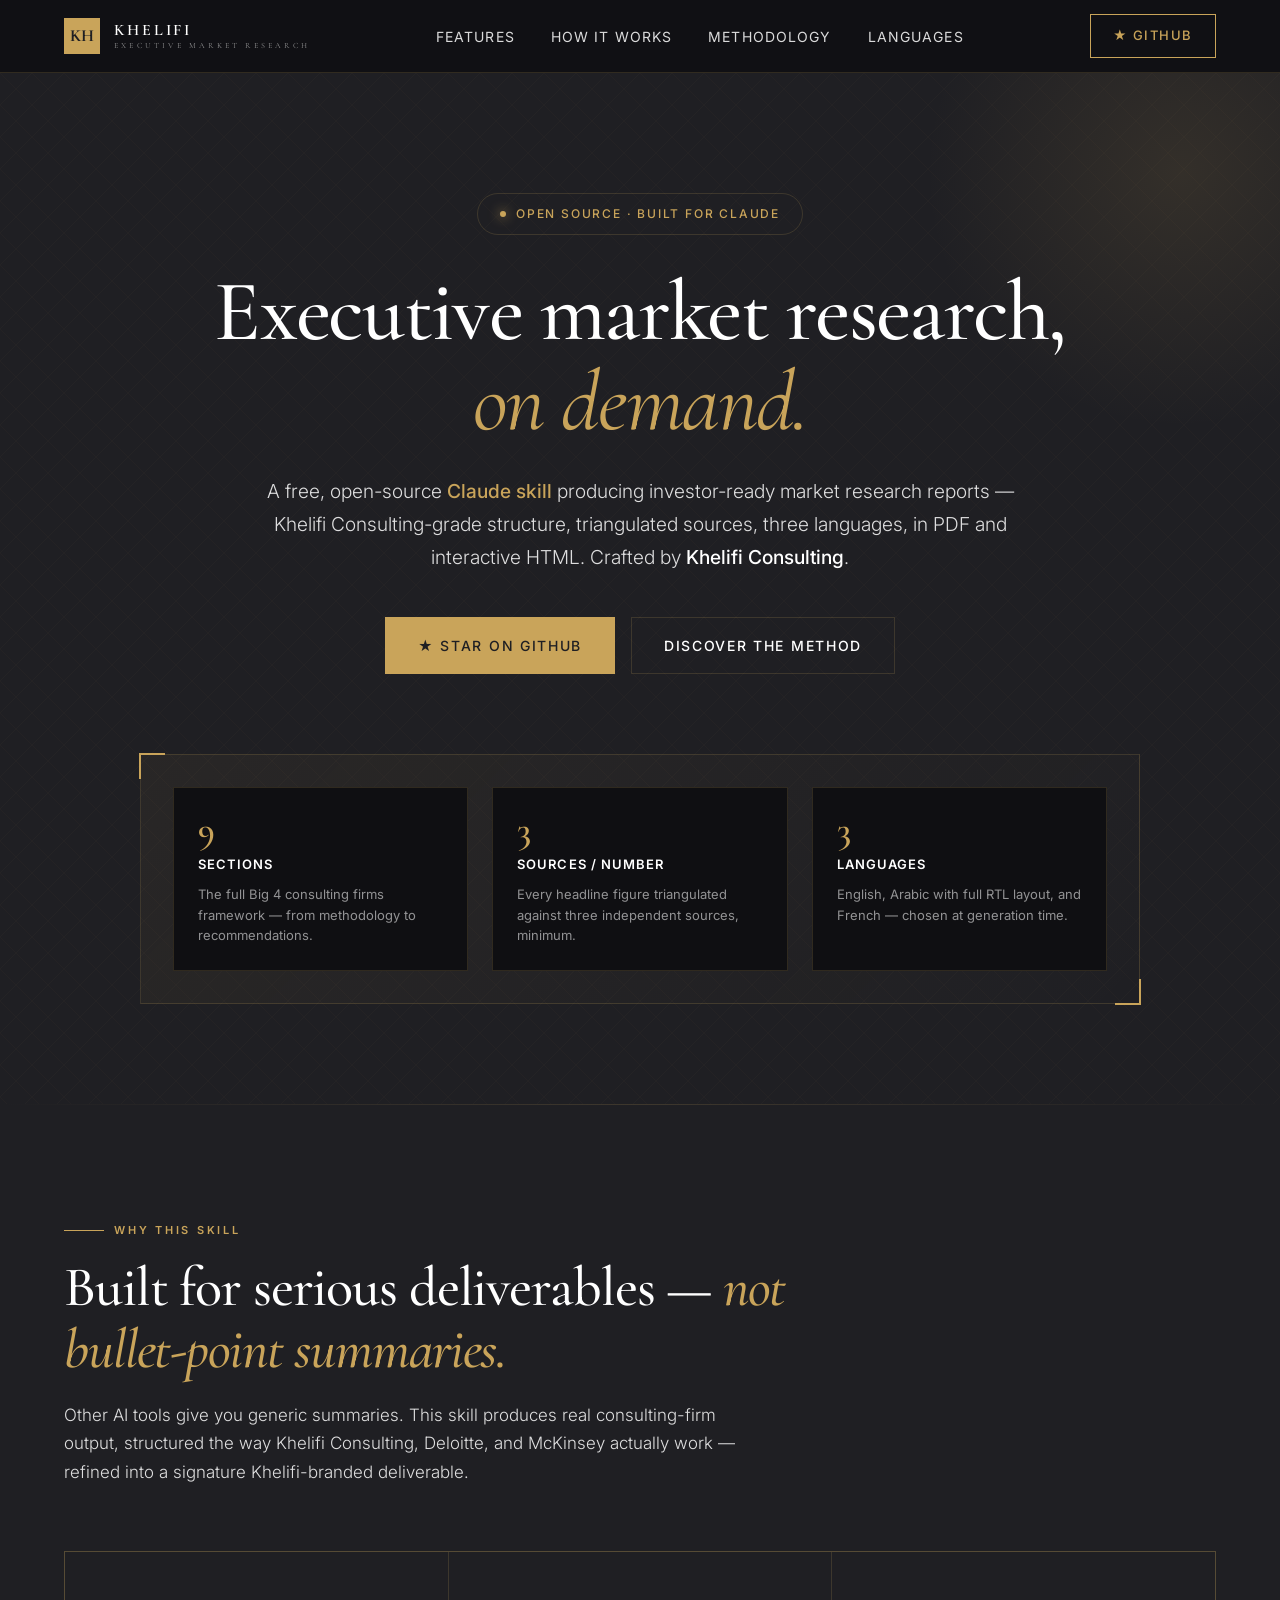
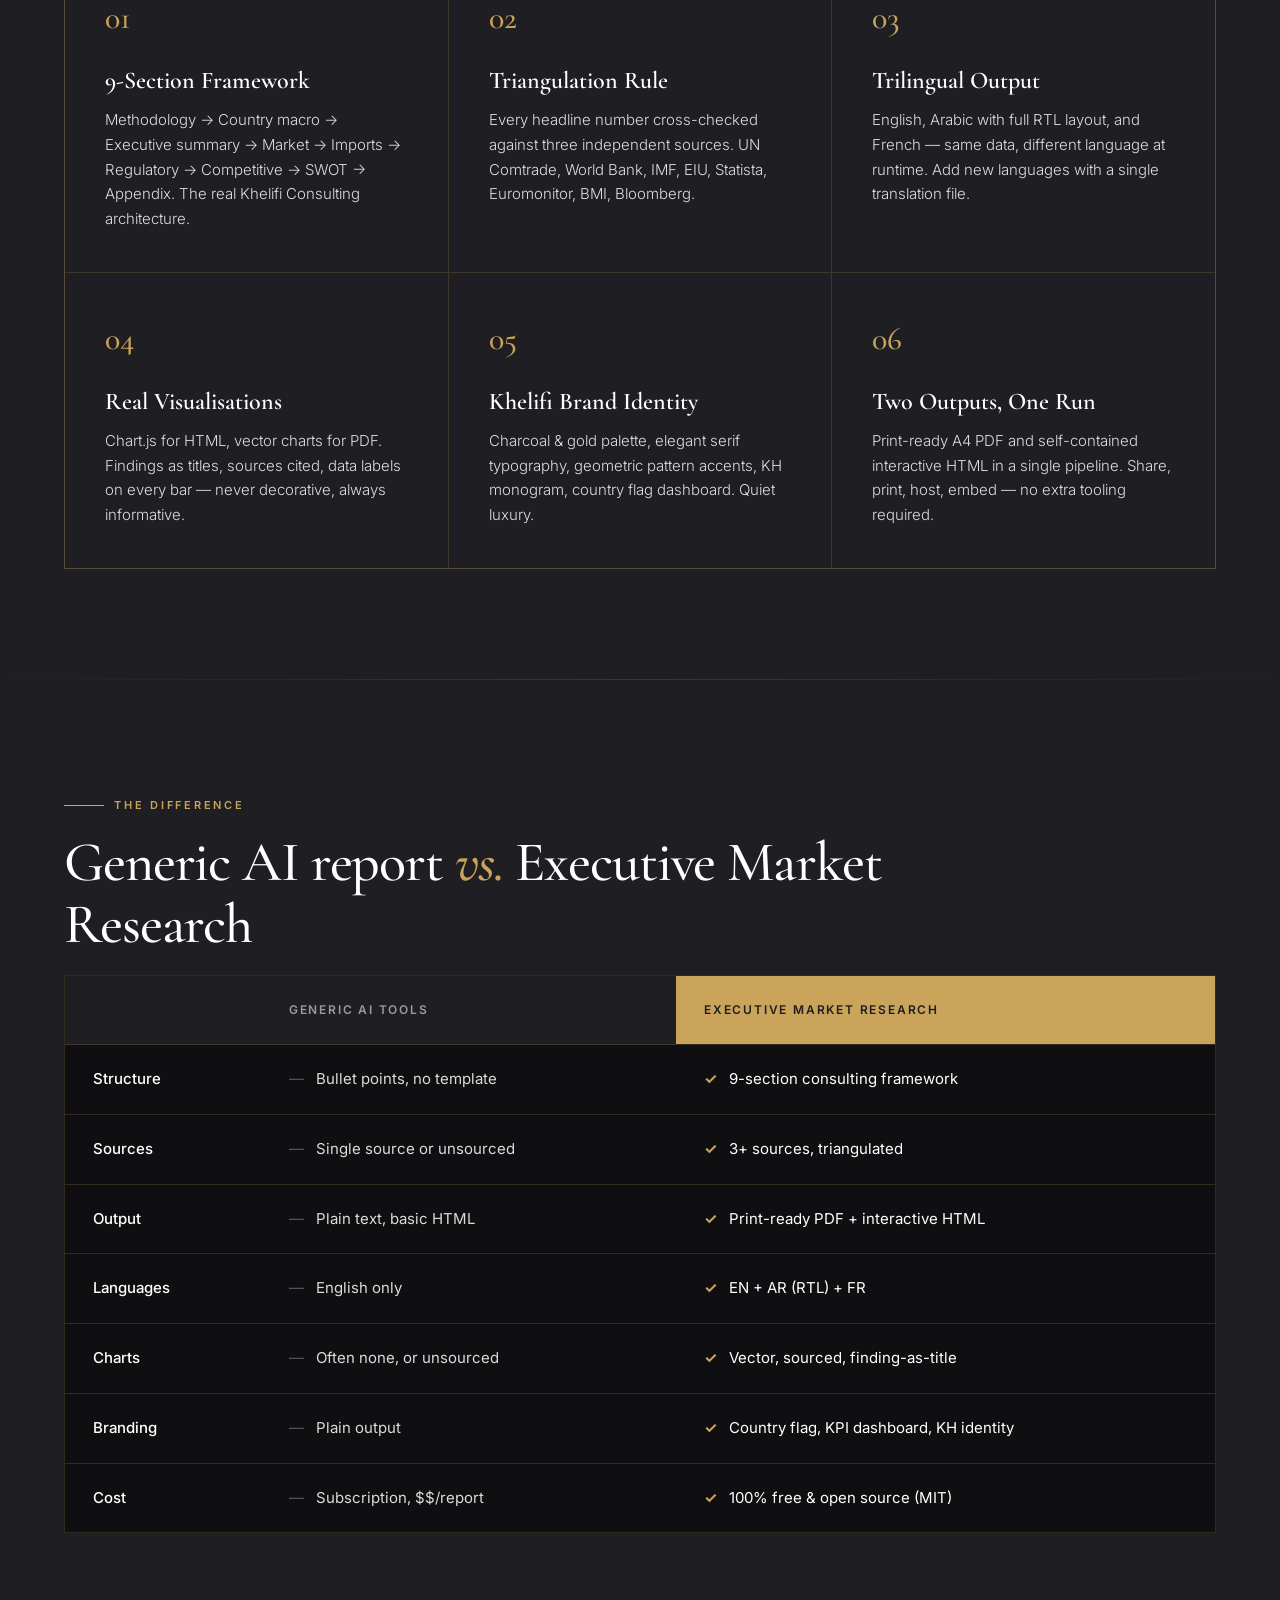
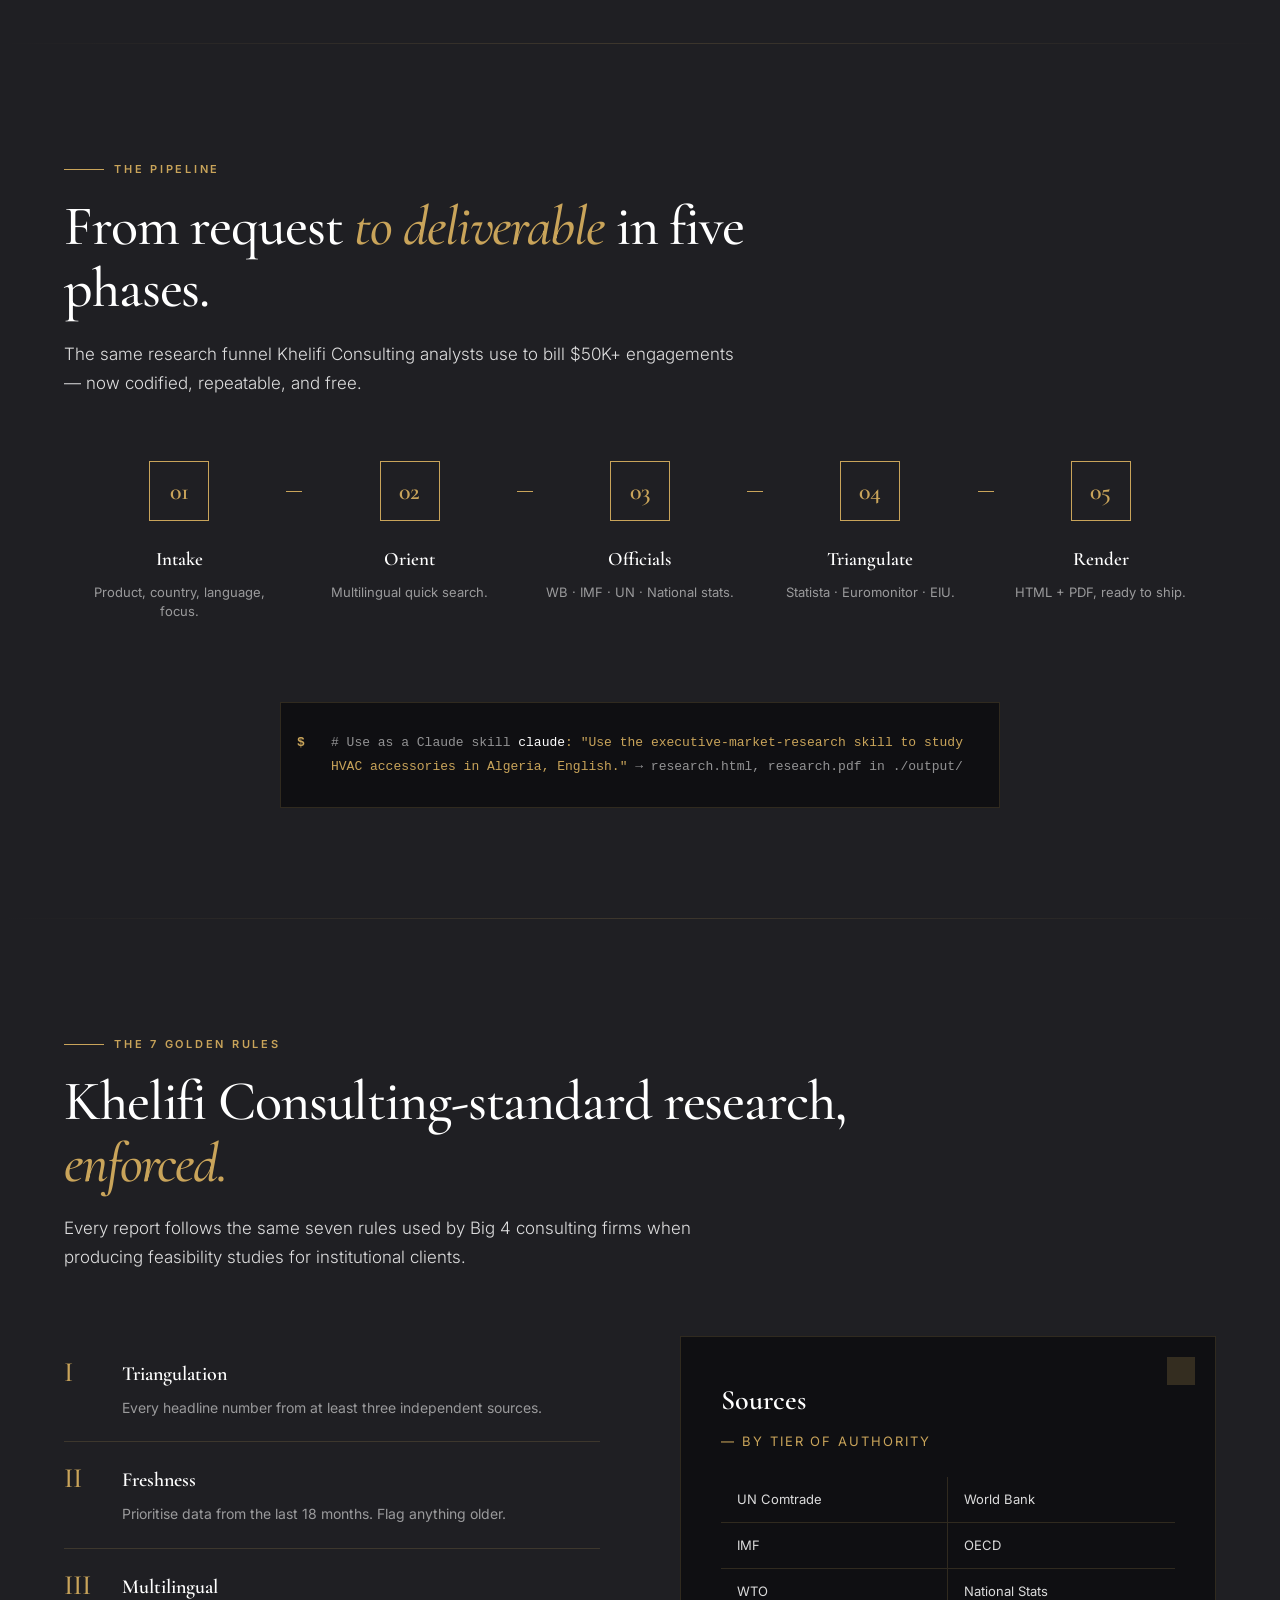
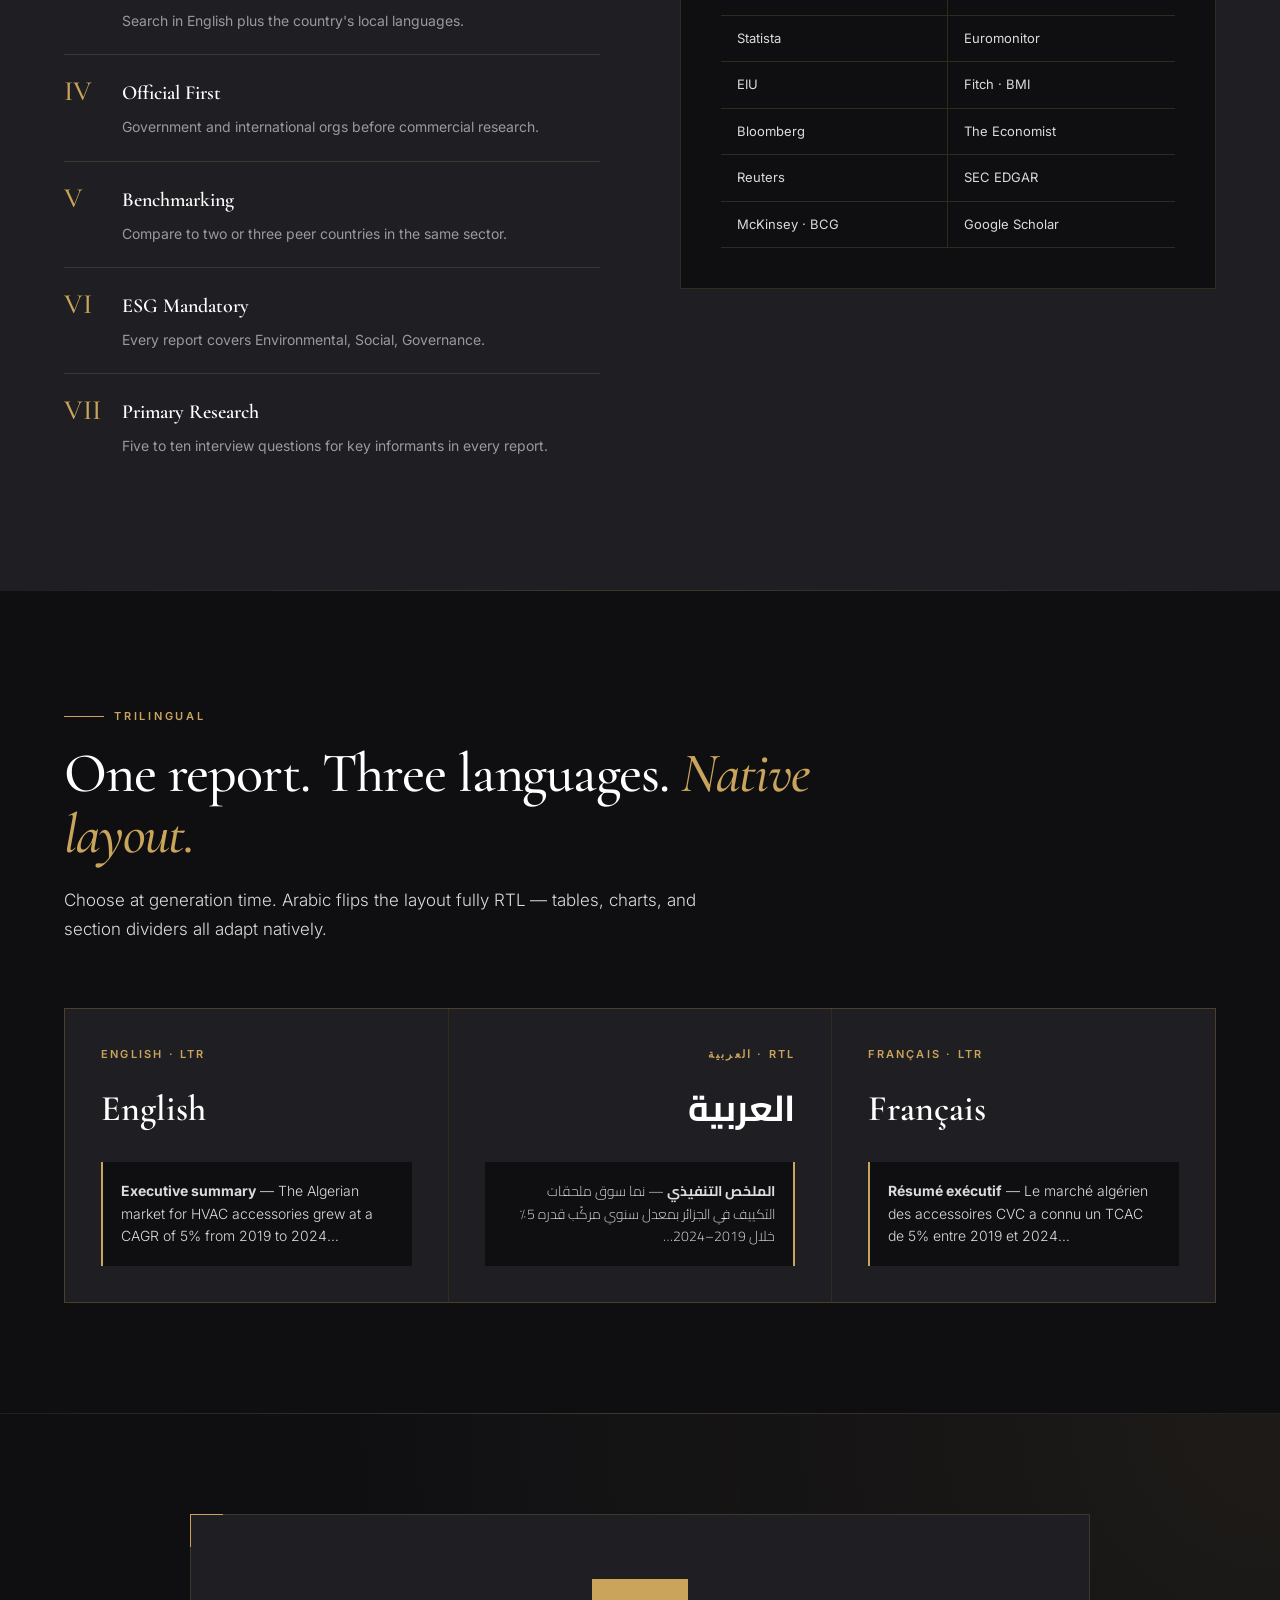
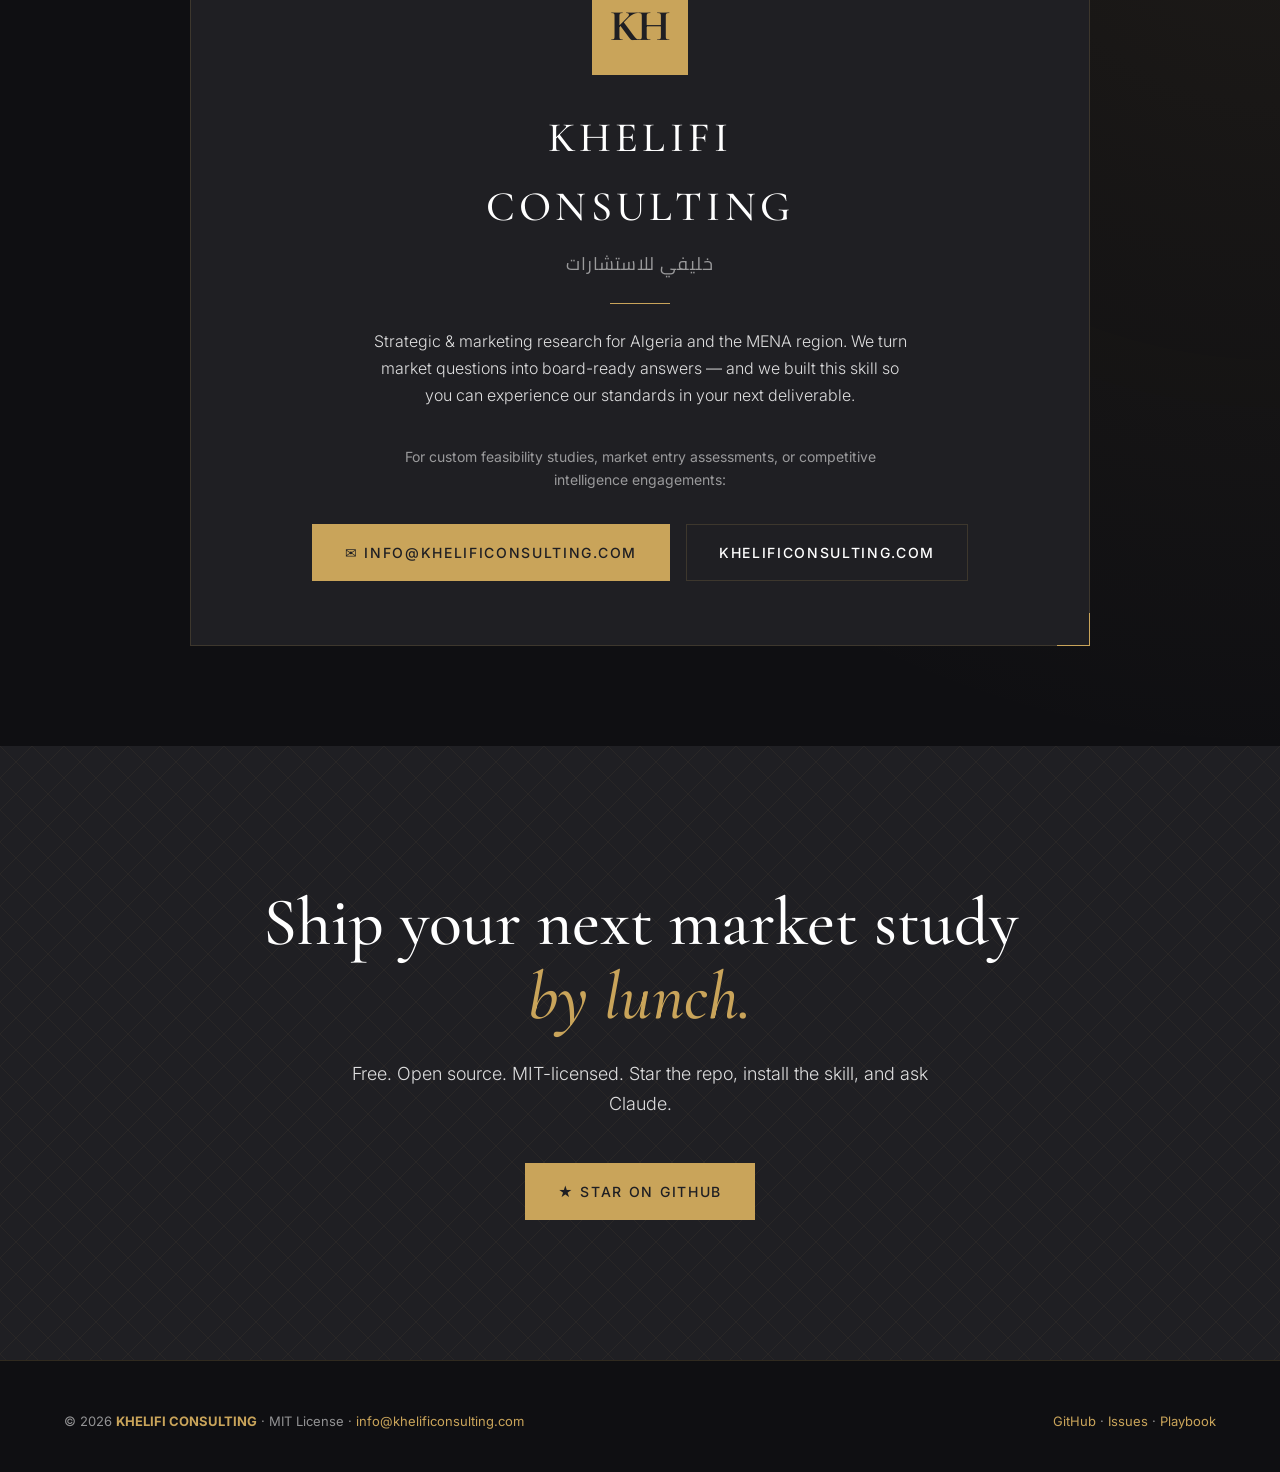
<file: docs/index.html>
<!DOCTYPE html>
<html lang="en">
<head>
<meta charset="UTF-8">
<meta name="viewport" content="width=device-width, initial-scale=1.0">
<title>Executive Market Research — by Khelifi Consulting</title>
<meta name="description" content="A free, open-source Claude skill that produces Khelifi Consulting-grade market research reports in PDF and HTML — for any product, sector, or country, in English, Arabic, or French. Built by Khelifi Consulting.">
<meta property="og:title" content="Executive Market Research — by Khelifi Consulting">
<meta property="og:description" content="Khelifi Consulting-grade market research reports — generated by Claude, free and open source.">
<meta property="og:type" content="website">
<link rel="preconnect" href="https://fonts.googleapis.com">
<link rel="preconnect" href="https://fonts.gstatic.com" crossorigin>
<link href="https://fonts.googleapis.com/css2?family=Cormorant+Garamond:wght@400;500;600;700&family=Inter:wght@300;400;500;600;700;800&family=Cairo:wght@400;600;700&display=swap" rel="stylesheet">
<style>
:root {
  --black: #1F1F23;
  --black-deep: #0F0F12;
  --black-soft: #2A2A30;
  --gold: #C9A45A;
  --gold-deep: #B8924C;
  --gold-soft: rgba(201, 164, 90, 0.08);
  --white: #FFFFFF;
  --off-white: #F7F5F0;
  --text-light: rgba(255, 255, 255, 0.85);
  --text-muted: rgba(255, 255, 255, 0.55);
  --border-soft: rgba(201, 164, 90, 0.18);
}

* { box-sizing: border-box; margin: 0; padding: 0; }
html { scroll-behavior: smooth; }
body {
  font-family: 'Inter', -apple-system, BlinkMacSystemFont, sans-serif;
  font-size: 16px;
  line-height: 1.65;
  color: var(--white);
  background: var(--black);
  -webkit-font-smoothing: antialiased;
  overflow-x: hidden;
}
.serif { font-family: 'Cormorant Garamond', Georgia, serif; }
a { color: var(--gold); text-decoration: none; transition: color 0.2s; }
a:hover { color: var(--white); }
img, svg { max-width: 100%; display: block; }
.container { max-width: 1200px; margin: 0 auto; padding: 0 24px; }

/* Geometric gold pattern background */
.gold-pattern {
  background-image:
    linear-gradient(135deg, transparent 49.5%, rgba(201, 164, 90, 0.04) 49.5%, rgba(201, 164, 90, 0.04) 50.5%, transparent 50.5%),
    linear-gradient(45deg, transparent 49.5%, rgba(201, 164, 90, 0.04) 49.5%, rgba(201, 164, 90, 0.04) 50.5%, transparent 50.5%);
  background-size: 26px 26px;
}

/* ========== Logo ========== */
.kh-logo {
  display: inline-flex;
  align-items: center;
  gap: 14px;
}
.kh-mark {
  width: 36px; height: 36px;
  background: var(--gold);
  display: inline-flex; align-items: center; justify-content: center;
  font-family: 'Cormorant Garamond', serif;
  font-weight: 700;
  font-size: 17px;
  color: var(--black);
  letter-spacing: -0.02em;
}
.kh-text {
  font-family: 'Cormorant Garamond', serif;
  font-weight: 600;
  font-size: 16px;
  letter-spacing: 0.18em;
  color: var(--white);
  line-height: 1;
}
.kh-text small {
  display: block;
  font-size: 8px;
  letter-spacing: 0.4em;
  font-weight: 400;
  color: var(--text-muted);
  margin-top: 4px;
}

/* ========== Nav ========== */
nav {
  position: sticky; top: 0; z-index: 100;
  background: rgba(15, 15, 18, 0.85);
  backdrop-filter: blur(16px);
  -webkit-backdrop-filter: blur(16px);
  border-bottom: 1px solid var(--border-soft);
}
nav .container {
  display: flex; justify-content: space-between; align-items: center;
  height: 72px;
}
nav ul { list-style: none; display: flex; gap: 36px; }
nav ul a { color: var(--text-light); font-weight: 400; font-size: 14px; letter-spacing: 0.08em; text-transform: uppercase; }
nav ul a:hover { color: var(--gold); }
.nav-cta {
  background: transparent !important;
  color: var(--gold) !important;
  padding: 10px 22px;
  border: 1px solid var(--gold);
  font-weight: 500;
  font-size: 13px;
  letter-spacing: 0.12em;
  text-transform: uppercase;
  transition: all 0.2s;
}
.nav-cta:hover { background: var(--gold) !important; color: var(--black) !important; }
@media (max-width: 768px) { nav ul { display: none; } }

/* ========== Hero ========== */
.hero {
  position: relative;
  padding: 120px 0 100px;
  overflow: hidden;
}
.hero::before {
  content: ''; position: absolute; inset: 0;
  background-image:
    linear-gradient(135deg, transparent 49.5%, rgba(201, 164, 90, 0.05) 49.5%, rgba(201, 164, 90, 0.05) 50.5%, transparent 50.5%),
    linear-gradient(45deg, transparent 49.5%, rgba(201, 164, 90, 0.05) 49.5%, rgba(201, 164, 90, 0.05) 50.5%, transparent 50.5%);
  background-size: 32px 32px;
  opacity: 0.6;
  pointer-events: none;
}
.hero::after {
  content: ''; position: absolute;
  top: -200px; right: -200px;
  width: 600px; height: 600px;
  background: radial-gradient(circle, rgba(201, 164, 90, 0.12) 0%, transparent 60%);
  pointer-events: none;
}
.hero .container { position: relative; z-index: 1; text-align: center; }

.hero-tag {
  display: inline-flex; align-items: center; gap: 10px;
  padding: 10px 22px;
  border: 1px solid var(--border-soft);
  border-radius: 100px;
  font-size: 12px;
  font-weight: 500;
  letter-spacing: 0.15em;
  text-transform: uppercase;
  color: var(--gold);
  margin-bottom: 32px;
}
.hero-tag::before {
  content: ''; width: 6px; height: 6px; border-radius: 50%;
  background: var(--gold);
  box-shadow: 0 0 12px var(--gold);
}

.hero h1 {
  font-family: 'Cormorant Garamond', Georgia, serif;
  font-size: clamp(48px, 7vw, 86px);
  font-weight: 500;
  line-height: 1.05;
  letter-spacing: -0.02em;
  color: var(--white);
  margin-bottom: 28px;
}
.hero h1 .gold-accent {
  color: var(--gold);
  font-style: italic;
  font-weight: 400;
}
.hero p.lede {
  font-size: clamp(17px, 1.5vw, 20px);
  font-weight: 300;
  color: var(--text-light);
  max-width: 760px;
  margin: 0 auto 44px;
  line-height: 1.7;
}
.cta-row { display: flex; gap: 16px; justify-content: center; flex-wrap: wrap; }
.btn {
  display: inline-flex; align-items: center; gap: 10px;
  padding: 16px 32px;
  font-weight: 500; font-size: 14px;
  letter-spacing: 0.12em;
  text-transform: uppercase;
  transition: all 0.25s;
  cursor: pointer;
}
.btn-primary {
  background: var(--gold); color: var(--black);
  border: 1px solid var(--gold);
}
.btn-primary:hover {
  background: transparent; color: var(--gold);
  text-decoration: none;
}
.btn-secondary {
  background: transparent; color: var(--white);
  border: 1px solid var(--border-soft);
}
.btn-secondary:hover {
  border-color: var(--gold); color: var(--gold);
  text-decoration: none;
}

/* Hero showcase */
.hero-showcase {
  margin-top: 80px;
  position: relative;
  border: 1px solid var(--border-soft);
  background: linear-gradient(135deg, rgba(201, 164, 90, 0.06) 0%, transparent 100%);
  padding: 32px;
  max-width: 1000px;
  margin-left: auto; margin-right: auto;
}
.hero-showcase::before, .hero-showcase::after {
  content: ''; position: absolute;
  width: 24px; height: 24px;
  border: 2px solid var(--gold);
}
.hero-showcase::before { top: -2px; left: -2px; border-right: none; border-bottom: none; }
.hero-showcase::after { bottom: -2px; right: -2px; border-left: none; border-top: none; }

.hero-showcase-grid {
  display: grid;
  grid-template-columns: repeat(3, 1fr);
  gap: 24px;
}
.showcase-card {
  background: var(--black-deep);
  border: 1px solid var(--border-soft);
  padding: 24px;
  text-align: left;
}
.showcase-card .num {
  font-family: 'Cormorant Garamond', serif;
  font-size: 36px; font-weight: 600;
  color: var(--gold);
  line-height: 1;
  margin-bottom: 6px;
}
.showcase-card h4 {
  font-size: 13px;
  font-weight: 600;
  color: var(--white);
  margin-bottom: 8px;
  letter-spacing: 0.08em;
  text-transform: uppercase;
}
.showcase-card p { color: var(--text-muted); font-size: 13px; line-height: 1.6; }
@media (max-width: 768px) { .hero-showcase-grid { grid-template-columns: 1fr; } }

/* ========== Sections ========== */
section { padding: 110px 0; position: relative; }
.section-eyebrow {
  display: inline-block;
  text-transform: uppercase;
  letter-spacing: 0.25em;
  font-size: 11px;
  font-weight: 600;
  color: var(--gold);
  margin-bottom: 18px;
  position: relative;
  padding-left: 50px;
}
.section-eyebrow::before {
  content: '';
  position: absolute;
  left: 0; top: 50%;
  width: 40px; height: 1px;
  background: var(--gold);
}
.section-title {
  font-family: 'Cormorant Garamond', serif;
  font-size: clamp(36px, 5vw, 56px);
  font-weight: 500;
  line-height: 1.1;
  letter-spacing: -0.02em;
  color: var(--white);
  margin-bottom: 20px;
  max-width: 820px;
}
.section-title .italic { font-style: italic; color: var(--gold); }
.section-lede {
  font-size: 17px;
  font-weight: 300;
  color: var(--text-light);
  max-width: 680px;
  margin-bottom: 64px;
  line-height: 1.7;
}

/* Section divider */
.section-divider {
  height: 1px;
  background: linear-gradient(90deg, transparent, var(--border-soft), transparent);
}

/* ========== Features ========== */
.features-grid {
  display: grid;
  grid-template-columns: repeat(3, 1fr);
  gap: 1px;
  background: var(--border-soft);
  border: 1px solid var(--border-soft);
}
.feature {
  background: var(--black);
  padding: 40px;
  transition: background 0.25s;
}
.feature:hover { background: var(--black-soft); }
.feature-num {
  font-family: 'Cormorant Garamond', serif;
  font-size: 32px;
  color: var(--gold);
  margin-bottom: 20px;
  font-weight: 500;
}
.feature h3 {
  font-family: 'Cormorant Garamond', serif;
  font-size: 24px;
  font-weight: 600;
  color: var(--white);
  margin-bottom: 12px;
  line-height: 1.3;
}
.feature p { color: var(--text-light); font-size: 15px; line-height: 1.65; font-weight: 300; }
@media (max-width: 900px) { .features-grid { grid-template-columns: 1fr; } }

/* ========== Comparison ========== */
.compare-table {
  background: var(--black-deep);
  border: 1px solid var(--border-soft);
  overflow: hidden;
}
.compare-table table { width: 100%; border-collapse: collapse; }
.compare-table thead th {
  padding: 24px 28px;
  text-align: left;
  font-size: 12px;
  font-weight: 600;
  letter-spacing: 0.15em;
  text-transform: uppercase;
  color: var(--text-muted);
  background: var(--black);
  border-bottom: 1px solid var(--border-soft);
}
.compare-table thead th:nth-child(3) {
  background: var(--gold);
  color: var(--black);
  position: relative;
}
.compare-table tbody td {
  padding: 22px 28px;
  border-bottom: 1px solid var(--border-soft);
  font-size: 15px;
  vertical-align: top;
  color: var(--text-light);
}
.compare-table tbody tr:last-child td { border-bottom: none; }
.compare-table tbody td:first-child { color: var(--white); font-weight: 500; }
.compare-table tbody td:nth-child(3) { color: var(--white); }
.compare-table .check { color: var(--gold); font-weight: 700; margin-right: 8px; }
.compare-table .x { color: rgba(255,255,255,0.3); margin-right: 8px; }

/* ========== Steps ========== */
.steps {
  display: grid;
  grid-template-columns: repeat(5, 1fr);
  gap: 0;
}
.step {
  position: relative;
  padding: 0 16px;
  text-align: center;
}
.step:not(:last-child)::after {
  content: '';
  position: absolute;
  top: 30px; right: -8px;
  width: 16px; height: 1px;
  background: var(--gold);
}
.step-num {
  width: 60px; height: 60px;
  background: var(--black);
  border: 1px solid var(--gold);
  display: inline-flex; align-items: center; justify-content: center;
  font-family: 'Cormorant Garamond', serif;
  font-weight: 600;
  font-size: 24px;
  color: var(--gold);
  margin-bottom: 22px;
}
.step h4 {
  font-family: 'Cormorant Garamond', serif;
  font-size: 19px; font-weight: 600;
  color: var(--white);
  margin-bottom: 8px;
}
.step p { font-size: 13px; color: var(--text-muted); line-height: 1.5; }
@media (max-width: 900px) {
  .steps { grid-template-columns: 1fr; gap: 32px; }
  .step::after { display: none; }
}

/* ========== Languages ========== */
.languages-section { background: var(--black-deep); }
.lang-grid {
  display: grid;
  grid-template-columns: repeat(3, 1fr);
  gap: 1px;
  background: var(--border-soft);
  border: 1px solid var(--border-soft);
}
.lang-card {
  background: var(--black);
  padding: 36px;
  transition: background 0.25s;
}
.lang-card:hover { background: var(--black-soft); }
.lang-card .meta {
  font-size: 11px;
  color: var(--gold);
  text-transform: uppercase;
  letter-spacing: 0.2em;
  margin-bottom: 16px;
  font-weight: 600;
}
.lang-card h3 {
  font-family: 'Cormorant Garamond', serif;
  font-size: 36px; font-weight: 600;
  color: var(--white);
  margin-bottom: 8px;
}
.lang-card .preview {
  margin-top: 24px; padding: 18px;
  background: var(--black-deep);
  border-left: 2px solid var(--gold);
  font-size: 14px;
  color: var(--text-light);
  line-height: 1.6;
  font-weight: 300;
}
.lang-card.rtl .preview { direction: rtl; text-align: right; border-left: none; border-right: 2px solid var(--gold); font-family: 'Cairo', sans-serif; }
.lang-card.rtl h3 { font-family: 'Cairo', sans-serif; font-weight: 700; }
@media (max-width: 768px) { .lang-grid { grid-template-columns: 1fr; } }

/* ========== Methodology / Rules ========== */
.method-grid {
  display: grid;
  grid-template-columns: 1fr 1fr;
  gap: 80px;
  align-items: start;
}
.rules-list { list-style: none; }
.rules-list li {
  padding: 22px 0;
  border-bottom: 1px solid var(--border-soft);
  display: flex;
  gap: 22px;
  align-items: flex-start;
}
.rules-list li:last-child { border-bottom: none; }
.rule-num {
  flex-shrink: 0;
  font-family: 'Cormorant Garamond', serif;
  font-size: 28px;
  font-weight: 500;
  color: var(--gold);
  width: 36px;
  line-height: 1;
}
.rule-content h4 {
  font-family: 'Cormorant Garamond', serif;
  font-size: 20px; font-weight: 600;
  color: var(--white);
  margin-bottom: 6px;
}
.rule-content p { font-size: 14px; color: var(--text-muted); line-height: 1.6; }
.method-visual {
  background: var(--black-deep);
  border: 1px solid var(--border-soft);
  padding: 40px;
  position: relative;
}
.method-visual::before {
  content: '';
  position: absolute;
  top: 20px; right: 20px;
  width: 28px; height: 28px;
  background: var(--gold);
  opacity: 0.2;
}
.method-visual h3 {
  font-family: 'Cormorant Garamond', serif;
  font-size: 28px; font-weight: 600; color: var(--white);
  margin-bottom: 8px;
}
.method-visual .sub {
  font-size: 13px;
  color: var(--gold);
  text-transform: uppercase;
  letter-spacing: 0.15em;
  margin-bottom: 24px;
}
.source-grid {
  display: grid;
  grid-template-columns: repeat(2, 1fr);
  gap: 0;
}
.source-chip {
  padding: 12px 16px;
  border-bottom: 1px solid var(--border-soft);
  font-size: 13px;
  font-weight: 400;
  color: var(--text-light);
  transition: color 0.2s, padding-left 0.2s;
}
.source-chip:hover { color: var(--gold); }
.source-chip:nth-child(odd) { border-right: 1px solid var(--border-soft); padding-right: 16px; }
.source-chip:nth-child(odd):hover { padding-left: 20px; }
@media (max-width: 900px) {
  .method-grid { grid-template-columns: 1fr; gap: 40px; }
}

/* ========== Author ========== */
.author-section {
  background:
    radial-gradient(circle at top right, rgba(201, 164, 90, 0.08) 0%, transparent 60%),
    var(--black-deep);
  padding: 100px 0;
}
.author-card {
  max-width: 900px;
  margin: 0 auto;
  background: var(--black);
  border: 1px solid var(--border-soft);
  padding: 64px;
  text-align: center;
  position: relative;
}
.author-card::before, .author-card::after {
  content: '';
  position: absolute;
  width: 32px; height: 32px;
  border: 1px solid var(--gold);
}
.author-card::before { top: -1px; left: -1px; border-right: none; border-bottom: none; }
.author-card::after { bottom: -1px; right: -1px; border-left: none; border-top: none; }
.author-mark {
  width: 96px; height: 96px;
  background: var(--gold);
  display: inline-flex; align-items: center; justify-content: center;
  font-family: 'Cormorant Garamond', serif;
  font-weight: 700;
  font-size: 44px;
  color: var(--black);
  margin: 0 auto 28px;
  letter-spacing: -0.04em;
}
.author-card h2 {
  font-family: 'Cormorant Garamond', serif;
  font-size: 42px;
  font-weight: 500;
  letter-spacing: 0.1em;
  color: var(--white);
  margin-bottom: 8px;
}
.author-card .ar {
  font-family: 'Cairo', sans-serif;
  font-size: 18px;
  font-weight: 400;
  color: var(--text-muted);
  margin-bottom: 24px;
  letter-spacing: 0.05em;
}
.author-card .divider-line {
  width: 60px; height: 1px;
  background: var(--gold);
  margin: 0 auto 24px;
}
.author-card .desc {
  font-size: 16px;
  color: var(--text-light);
  font-weight: 300;
  line-height: 1.7;
  max-width: 540px;
  margin: 0 auto 36px;
}
.author-cta-row {
  display: flex; gap: 16px;
  justify-content: center;
  flex-wrap: wrap;
}

/* ========== CTA ========== */
.cta-banner {
  text-align: center;
  padding: 140px 0;
  position: relative;
  overflow: hidden;
}
.cta-banner::before {
  content: ''; position: absolute; inset: 0;
  background-image:
    linear-gradient(135deg, transparent 49.5%, rgba(201, 164, 90, 0.06) 49.5%, rgba(201, 164, 90, 0.06) 50.5%, transparent 50.5%),
    linear-gradient(45deg, transparent 49.5%, rgba(201, 164, 90, 0.06) 49.5%, rgba(201, 164, 90, 0.06) 50.5%, transparent 50.5%);
  background-size: 32px 32px;
  pointer-events: none;
}
.cta-banner .container { position: relative; z-index: 1; }
.cta-banner h2 {
  font-family: 'Cormorant Garamond', serif;
  font-size: clamp(40px, 6vw, 68px);
  font-weight: 500;
  line-height: 1.1;
  margin-bottom: 24px;
  color: var(--white);
}
.cta-banner h2 .italic { font-style: italic; color: var(--gold); }
.cta-banner p {
  font-size: 18px;
  color: var(--text-light);
  font-weight: 300;
  margin-bottom: 44px;
  max-width: 640px;
  margin-left: auto; margin-right: auto;
}

/* ========== Footer ========== */
footer {
  background: var(--black-deep);
  color: var(--text-muted);
  padding: 50px 0 40px;
  border-top: 1px solid var(--border-soft);
}
footer .footer-row {
  display: flex; justify-content: space-between; align-items: center;
  flex-wrap: wrap; gap: 16px;
  font-size: 13px;
}

/* ========== Code block ========== */
.code-block {
  background: var(--black-deep);
  color: var(--gold);
  padding: 28px 32px;
  font-family: 'SF Mono', 'Monaco', 'Cascadia Code', monospace;
  font-size: 13px;
  line-height: 1.85;
  overflow-x: auto;
  border: 1px solid var(--border-soft);
  text-align: left;
  position: relative;
}
.code-block::before {
  content: '$';
  position: absolute; top: 28px; left: 16px;
  color: var(--gold);
  font-weight: 700;
}
.code-block .comment { color: var(--text-muted); }
.code-block .key { color: var(--white); }
</style>
</head>
<body>

<!-- ========== Nav ========== -->
<nav>
  <div class="container">
    <a href="#" class="kh-logo">
      <span class="kh-mark">KH</span>
      <span class="kh-text">KHELIFI<small>EXECUTIVE MARKET RESEARCH</small></span>
    </a>
    <ul>
      <li><a href="#features">Features</a></li>
      <li><a href="#how-it-works">How it works</a></li>
      <li><a href="#methodology">Methodology</a></li>
      <li><a href="#languages">Languages</a></li>
    </ul>
    <a href="https://github.com/Hichamdz85/executive-market-research" class="nav-cta">★ GitHub</a>
  </div>
</nav>

<!-- ========== Hero ========== -->
<section class="hero">
  <div class="container">
    <div class="hero-tag">Open Source · Built for Claude</div>
    <h1>
      Executive market research,<br>
      <span class="gold-accent">on demand.</span>
    </h1>
    <p class="lede">
      A free, open-source <strong style="color:var(--gold);font-weight:500;">Claude skill</strong> producing investor-ready market research reports — Khelifi Consulting-grade structure, triangulated sources, three languages, in PDF and interactive HTML. Crafted by <strong style="color:var(--white);font-weight:500;">Khelifi Consulting</strong>.
    </p>
    <div class="cta-row">
      <a href="https://github.com/Hichamdz85/executive-market-research" class="btn btn-primary">
        ★ Star on GitHub
      </a>
      <a href="#how-it-works" class="btn btn-secondary">
        Discover the method
      </a>
    </div>

    <div class="hero-showcase">
      <div class="hero-showcase-grid">
        <div class="showcase-card">
          <div class="num">9</div>
          <h4>Sections</h4>
          <p>The full Big 4 consulting firms framework — from methodology to recommendations.</p>
        </div>
        <div class="showcase-card">
          <div class="num">3</div>
          <h4>Sources / number</h4>
          <p>Every headline figure triangulated against three independent sources, minimum.</p>
        </div>
        <div class="showcase-card">
          <div class="num">3</div>
          <h4>Languages</h4>
          <p>English, Arabic with full RTL layout, and French — chosen at generation time.</p>
        </div>
      </div>
    </div>
  </div>
</section>

<div class="section-divider"></div>

<!-- ========== Features ========== -->
<section id="features">
  <div class="container">
    <div class="section-eyebrow">Why this skill</div>
    <h2 class="section-title">Built for serious deliverables — <span class="italic">not bullet-point summaries.</span></h2>
    <p class="section-lede">Other AI tools give you generic summaries. This skill produces real consulting-firm output, structured the way Khelifi Consulting, Deloitte, and McKinsey actually work — refined into a signature Khelifi-branded deliverable.</p>
    <div class="features-grid">
      <div class="feature">
        <div class="feature-num">01</div>
        <h3>9-Section Framework</h3>
        <p>Methodology → Country macro → Executive summary → Market → Imports → Regulatory → Competitive → SWOT → Appendix. The real Khelifi Consulting architecture.</p>
      </div>
      <div class="feature">
        <div class="feature-num">02</div>
        <h3>Triangulation Rule</h3>
        <p>Every headline number cross-checked against three independent sources. UN Comtrade, World Bank, IMF, EIU, Statista, Euromonitor, BMI, Bloomberg.</p>
      </div>
      <div class="feature">
        <div class="feature-num">03</div>
        <h3>Trilingual Output</h3>
        <p>English, Arabic with full RTL layout, and French — same data, different language at runtime. Add new languages with a single translation file.</p>
      </div>
      <div class="feature">
        <div class="feature-num">04</div>
        <h3>Real Visualisations</h3>
        <p>Chart.js for HTML, vector charts for PDF. Findings as titles, sources cited, data labels on every bar — never decorative, always informative.</p>
      </div>
      <div class="feature">
        <div class="feature-num">05</div>
        <h3>Khelifi Brand Identity</h3>
        <p>Charcoal &amp; gold palette, elegant serif typography, geometric pattern accents, KH monogram, country flag dashboard. Quiet luxury.</p>
      </div>
      <div class="feature">
        <div class="feature-num">06</div>
        <h3>Two Outputs, One Run</h3>
        <p>Print-ready A4 PDF and self-contained interactive HTML in a single pipeline. Share, print, host, embed — no extra tooling required.</p>
      </div>
    </div>
  </div>
</section>

<div class="section-divider"></div>

<!-- ========== Comparison ========== -->
<section>
  <div class="container">
    <div class="section-eyebrow">The difference</div>
    <h2 class="section-title">Generic AI report <span class="italic">vs.</span> Executive Market Research</h2>
    <div class="compare-table">
      <table>
        <thead>
          <tr>
            <th></th>
            <th>Generic AI Tools</th>
            <th>Executive Market Research</th>
          </tr>
        </thead>
        <tbody>
          <tr>
            <td>Structure</td>
            <td><span class="x">—</span> Bullet points, no template</td>
            <td><span class="check">✓</span> 9-section consulting framework</td>
          </tr>
          <tr>
            <td>Sources</td>
            <td><span class="x">—</span> Single source or unsourced</td>
            <td><span class="check">✓</span> 3+ sources, triangulated</td>
          </tr>
          <tr>
            <td>Output</td>
            <td><span class="x">—</span> Plain text, basic HTML</td>
            <td><span class="check">✓</span> Print-ready PDF + interactive HTML</td>
          </tr>
          <tr>
            <td>Languages</td>
            <td><span class="x">—</span> English only</td>
            <td><span class="check">✓</span> EN + AR (RTL) + FR</td>
          </tr>
          <tr>
            <td>Charts</td>
            <td><span class="x">—</span> Often none, or unsourced</td>
            <td><span class="check">✓</span> Vector, sourced, finding-as-title</td>
          </tr>
          <tr>
            <td>Branding</td>
            <td><span class="x">—</span> Plain output</td>
            <td><span class="check">✓</span> Country flag, KPI dashboard, KH identity</td>
          </tr>
          <tr>
            <td>Cost</td>
            <td><span class="x">—</span> Subscription, $$/report</td>
            <td><span class="check">✓</span> 100% free &amp; open source (MIT)</td>
          </tr>
        </tbody>
      </table>
    </div>
  </div>
</section>

<div class="section-divider"></div>

<!-- ========== How it works ========== -->
<section id="how-it-works">
  <div class="container">
    <div class="section-eyebrow">The pipeline</div>
    <h2 class="section-title">From request <span class="italic">to deliverable</span> in five phases.</h2>
    <p class="section-lede">The same research funnel Khelifi Consulting analysts use to bill $50K+ engagements — now codified, repeatable, and free.</p>
    <div class="steps">
      <div class="step"><div class="step-num">01</div><h4>Intake</h4><p>Product, country, language, focus.</p></div>
      <div class="step"><div class="step-num">02</div><h4>Orient</h4><p>Multilingual quick search.</p></div>
      <div class="step"><div class="step-num">03</div><h4>Officials</h4><p>WB · IMF · UN · National stats.</p></div>
      <div class="step"><div class="step-num">04</div><h4>Triangulate</h4><p>Statista · Euromonitor · EIU.</p></div>
      <div class="step"><div class="step-num">05</div><h4>Render</h4><p>HTML + PDF, ready to ship.</p></div>
    </div>
    <div style="margin-top: 80px; max-width: 720px; margin-left: auto; margin-right: auto;">
      <div class="code-block" style="padding-left: 50px;">
<span class="comment"># Use as a Claude skill</span>
<span class="key">claude</span>: "Use the executive-market-research skill
        to study HVAC accessories in Algeria, English."
<span class="comment">→ research.html, research.pdf in ./output/</span>
      </div>
    </div>
  </div>
</section>

<div class="section-divider"></div>

<!-- ========== Methodology ========== -->
<section id="methodology">
  <div class="container">
    <div class="section-eyebrow">The 7 Golden Rules</div>
    <h2 class="section-title">Khelifi Consulting-standard research, <span class="italic">enforced.</span></h2>
    <p class="section-lede">Every report follows the same seven rules used by Big 4 consulting firms when producing feasibility studies for institutional clients.</p>
    <div class="method-grid">
      <ul class="rules-list">
        <li><div class="rule-num">I</div><div class="rule-content"><h4>Triangulation</h4><p>Every headline number from at least three independent sources.</p></div></li>
        <li><div class="rule-num">II</div><div class="rule-content"><h4>Freshness</h4><p>Prioritise data from the last 18 months. Flag anything older.</p></div></li>
        <li><div class="rule-num">III</div><div class="rule-content"><h4>Multilingual</h4><p>Search in English plus the country's local languages.</p></div></li>
        <li><div class="rule-num">IV</div><div class="rule-content"><h4>Official First</h4><p>Government and international orgs before commercial research.</p></div></li>
        <li><div class="rule-num">V</div><div class="rule-content"><h4>Benchmarking</h4><p>Compare to two or three peer countries in the same sector.</p></div></li>
        <li><div class="rule-num">VI</div><div class="rule-content"><h4>ESG Mandatory</h4><p>Every report covers Environmental, Social, Governance.</p></div></li>
        <li><div class="rule-num">VII</div><div class="rule-content"><h4>Primary Research</h4><p>Five to ten interview questions for key informants in every report.</p></div></li>
      </ul>
      <div class="method-visual">
        <h3>Sources</h3>
        <div class="sub">— By tier of authority</div>
        <div class="source-grid">
          <div class="source-chip">UN Comtrade</div>
          <div class="source-chip">World Bank</div>
          <div class="source-chip">IMF</div>
          <div class="source-chip">OECD</div>
          <div class="source-chip">WTO</div>
          <div class="source-chip">National Stats</div>
          <div class="source-chip">Statista</div>
          <div class="source-chip">Euromonitor</div>
          <div class="source-chip">EIU</div>
          <div class="source-chip">Fitch · BMI</div>
          <div class="source-chip">Bloomberg</div>
          <div class="source-chip">The Economist</div>
          <div class="source-chip">Reuters</div>
          <div class="source-chip">SEC EDGAR</div>
          <div class="source-chip">McKinsey · BCG</div>
          <div class="source-chip">Google Scholar</div>
        </div>
      </div>
    </div>
  </div>
</section>

<div class="section-divider"></div>

<!-- ========== Languages ========== -->
<section id="languages" class="languages-section">
  <div class="container">
    <div class="section-eyebrow">Trilingual</div>
    <h2 class="section-title">One report. Three languages. <span class="italic">Native layout.</span></h2>
    <p class="section-lede">Choose at generation time. Arabic flips the layout fully RTL — tables, charts, and section dividers all adapt natively.</p>
    <div class="lang-grid">
      <div class="lang-card">
        <div class="meta">English · LTR</div>
        <h3>English</h3>
        <div class="preview">
          <strong>Executive summary</strong> — The Algerian market for HVAC accessories grew at a CAGR of 5% from 2019 to 2024…
        </div>
      </div>
      <div class="lang-card rtl">
        <div class="meta" style="text-align: right;">العربية · RTL</div>
        <h3 style="text-align: right;">العربية</h3>
        <div class="preview">
          <strong>الملخص التنفيذي</strong> — نما سوق ملحقات التكييف في الجزائر بمعدل سنوي مركّب قدره 5٪ خلال 2019–2024…
        </div>
      </div>
      <div class="lang-card">
        <div class="meta">Français · LTR</div>
        <h3>Français</h3>
        <div class="preview">
          <strong>Résumé exécutif</strong> — Le marché algérien des accessoires CVC a connu un TCAC de 5% entre 2019 et 2024…
        </div>
      </div>
    </div>
  </div>
</section>

<div class="section-divider"></div>

<!-- ========== Author / Hire ========== -->
<section class="author-section">
  <div class="container">
    <div class="author-card">
      <div class="author-mark">KH</div>
      <h2>KHELIFI<br>CONSULTING</h2>
      <div class="ar">خليفي للاستشارات</div>
      <div class="divider-line"></div>
      <p class="desc">
        Strategic &amp; marketing research for Algeria and the MENA region. We turn market questions into board-ready answers — and we built this skill so you can experience our standards in your next deliverable.
      </p>
      <p style="font-size: 14px; color: var(--text-muted); margin-bottom: 32px; max-width: 540px; margin-left: auto; margin-right: auto;">
        For custom feasibility studies, market entry assessments, or competitive intelligence engagements:
      </p>
      <div class="author-cta-row">
        <a href="mailto:info@khelificonsulting.com" class="btn btn-primary">
          ✉ info@khelificonsulting.com
        </a>
        <a href="https://khelificonsulting.com" class="btn btn-secondary">
          khelificonsulting.com
        </a>
      </div>
    </div>
  </div>
</section>

<!-- ========== CTA ========== -->
<section class="cta-banner">
  <div class="container">
    <h2>Ship your next market study<br><span class="italic">by lunch.</span></h2>
    <p>Free. Open source. MIT-licensed. Star the repo, install the skill, and ask Claude.</p>
    <div class="cta-row">
      <a href="https://github.com/Hichamdz85/executive-market-research" class="btn btn-primary">
        ★ Star on GitHub
      </a>
    </div>
  </div>
</section>

<!-- ========== Footer ========== -->
<footer>
  <div class="container footer-row">
    <div>
      © 2026 <strong style="color: var(--gold);">KHELIFI CONSULTING</strong> · MIT License ·
      <a href="mailto:info@khelificonsulting.com">info@khelificonsulting.com</a>
    </div>
    <div>
      <a href="https://github.com/Hichamdz85/executive-market-research">GitHub</a> ·
      <a href="https://github.com/Hichamdz85/executive-market-research/issues">Issues</a> ·
      <a href="https://github.com/Hichamdz85/executive-market-research/blob/main/reference/khelifi_research_playbook.md">Playbook</a>
    </div>
  </div>
</footer>

</body>
</html>
</file>
